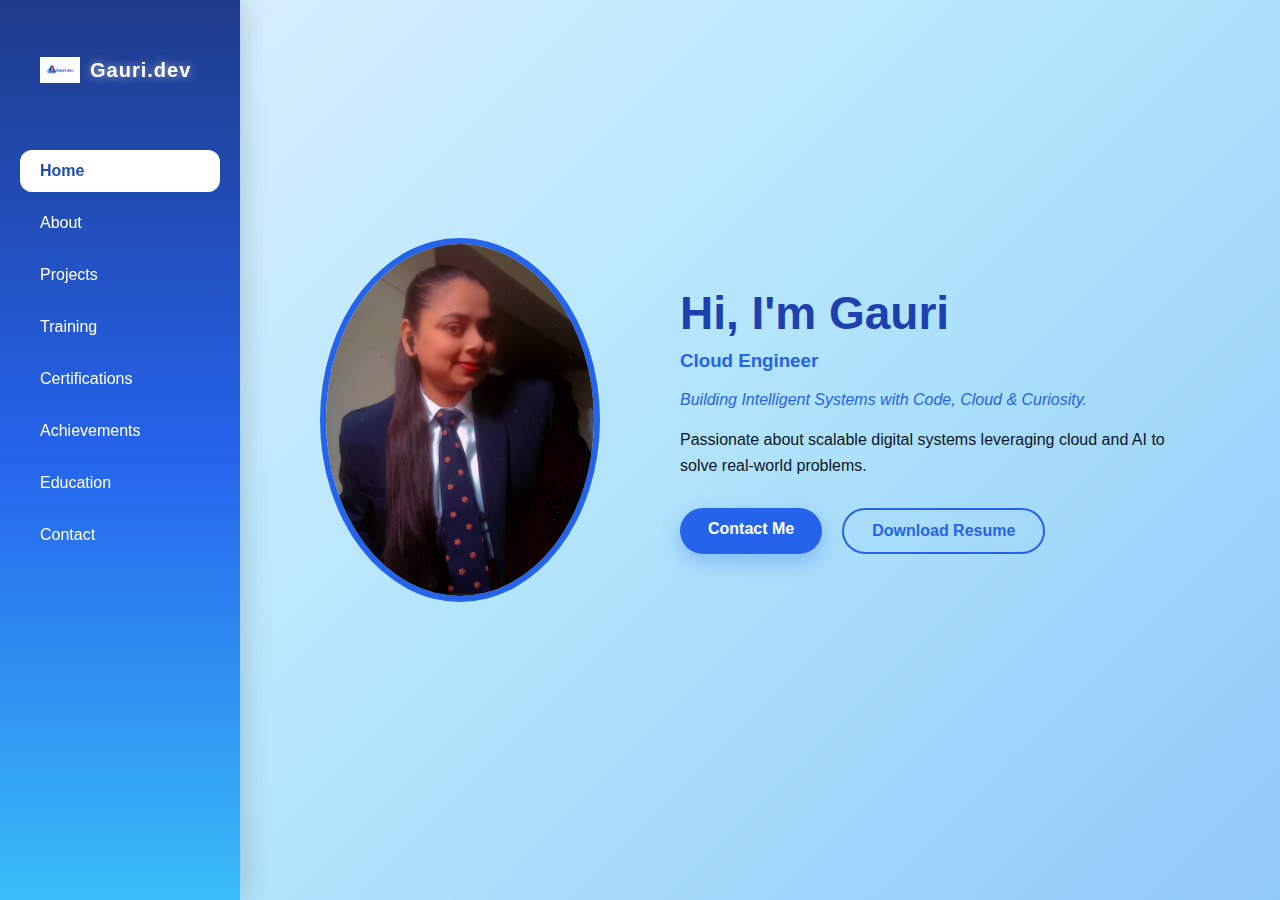
<file: index.html>
<!DOCTYPE html>
<html>
<head>
<meta charset="UTF-8">
<meta name="viewport" content="width=device-width, initial-scale=1.0">
<title>Gauri | Home</title>
<link rel="icon" type="png" href="favicon.png">



<link rel="stylesheet" href="style.css">
</head>
<body>

<div class="mobile-header">
  <div>Gauri.dev</div>
  <div class="menu-toggle" id="menuToggle">&#9776;</div>
</div>

<div class="sidebar" id="sidebar">
<div class="logo">
  <img src="logo.png" alt="logo">
  <span>Gauri.dev</span>
</div>

<div class="sidebar-glow"></div>

  <nav>
    <a href="index.html">Home</a>
    <a href="about.html">About</a>
    <a href="projects.html">Projects</a>
     <a href="training.html">Training</a>
    <a href="certifications.html">Certifications</a>
    <a href="achievements.html">Achievements</a>

    <a href="education.html">Education</a>
    <a href="contact.html">Contact</a>
  </nav>

</div>

<div class="main">


<section class="hero">
<div class="profile-container">
  <img src="gauri.jpg" alt="Gauri" class="profile-img" id="profileImg">
</div>

<!-- Modal -->
<div class="image-modal" id="imageModal">
  <span class="close-btn" id="closeBtn">&times;</span>
  <img class="modal-content" id="modalImg">
</div>


  <div class="hero-right">
    <h1>Hi, I'm Gauri</h1>
    <h3>Cloud Engineer</h3>

    <p class="tagline">
      Building Intelligent Systems with Code, Cloud & Curiosity.
    </p>

    <p>
      Passionate about scalable digital systems leveraging cloud and AI
      to solve real-world problems.
    </p>
<div class="hero-buttons">
  <a href="contact.html" class="btn-primary">Contact Me</a>
  <a href="Gauricv.pdf" download class="btn-outline">
    Download Resume
  </a>
</div>

  </div>

</section>

</div>



</div>

<script src="script.js"></script>
</body>
</html>
</file>
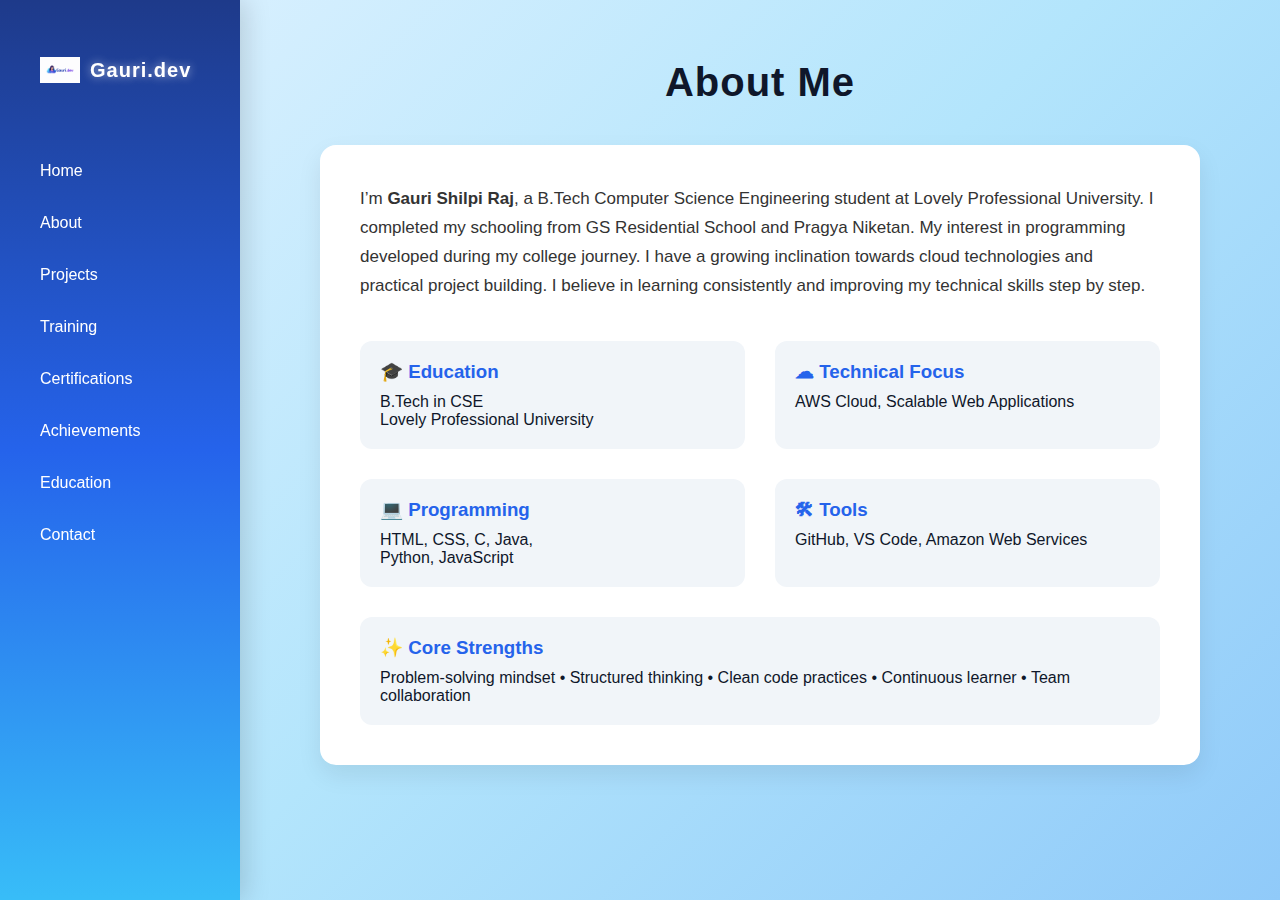
<file: about.html>
<!DOCTYPE html>
<html>
<head>
<meta charset="UTF-8">
<meta name="viewport" content="width=device-width, initial-scale=1.0">
<title>Gauri | About</title>
<link rel="icon" type="png" href="favicon.png">

<link rel="stylesheet" href="style.css">
</head>
<body>


<div class="mobile-header">
  <div>Gauri.dev</div>
  <div class="menu-toggle" id="menuToggle">&#9776;</div>
</div>

<div class="sidebar" id="sidebar">

  <div class="logo">
  <img src="logo.png" alt="logo">
  <span>Gauri.dev</span>
</div>


  <nav>
    <a href="index.html">Home</a>
    <a href="about.html">About</a>
    <a href="projects.html">Projects</a>
    <a href="training.html">Training</a>

    <a href="certifications.html">Certifications</a>
    <a href="achievements.html">Achievements</a>

    <a href="education.html">Education</a>
    <a href="contact.html">Contact</a>
  </nav>

</div>

<div class="main">
<h1 class="page-title"><center>About Me</center></h1>

<div class="card about-card">

  <p class="about-intro">
   I’m <strong>Gauri Shilpi Raj</strong>, a B.Tech Computer Science Engineering student at Lovely Professional University.
I completed my schooling from GS Residential School and Pragya Niketan.
My interest in programming developed during my college journey.
I have a growing inclination towards cloud technologies and practical project building.
I believe in learning consistently and improving my technical skills step by step.
  </p>

  <div class="about-grid">

    <div class="about-item">
      <h3>🎓 Education</h3>
      <p>
        B.Tech in CSE<br>
        Lovely Professional University
      </p>
    </div>

    <div class="about-item">
      <h3>☁ Technical Focus</h3>
      <p>
        AWS Cloud,
        Scalable Web Applications
      </p>
    </div>

    <div class="about-item">
      <h3>💻 Programming</h3>
      <p>
        HTML, CSS, C, Java,
        <p> Python, JavaScript</p>
      </p>
    </div>

    <div class="about-item">
      <h3>🛠 Tools</h3>
      <p>
        GitHub, VS Code, Amazon Web Services
      </p>
    </div>

    <div class="about-item full-width">
      <h3>✨ Core Strengths</h3>
      <p>
        Problem-solving mindset • Structured thinking • Clean code practices • 
        Continuous learner • Team collaboration
      </p>
    </div>

  </div>

</div>

<script src="script.js"></script>
</body>
</html>
</file>
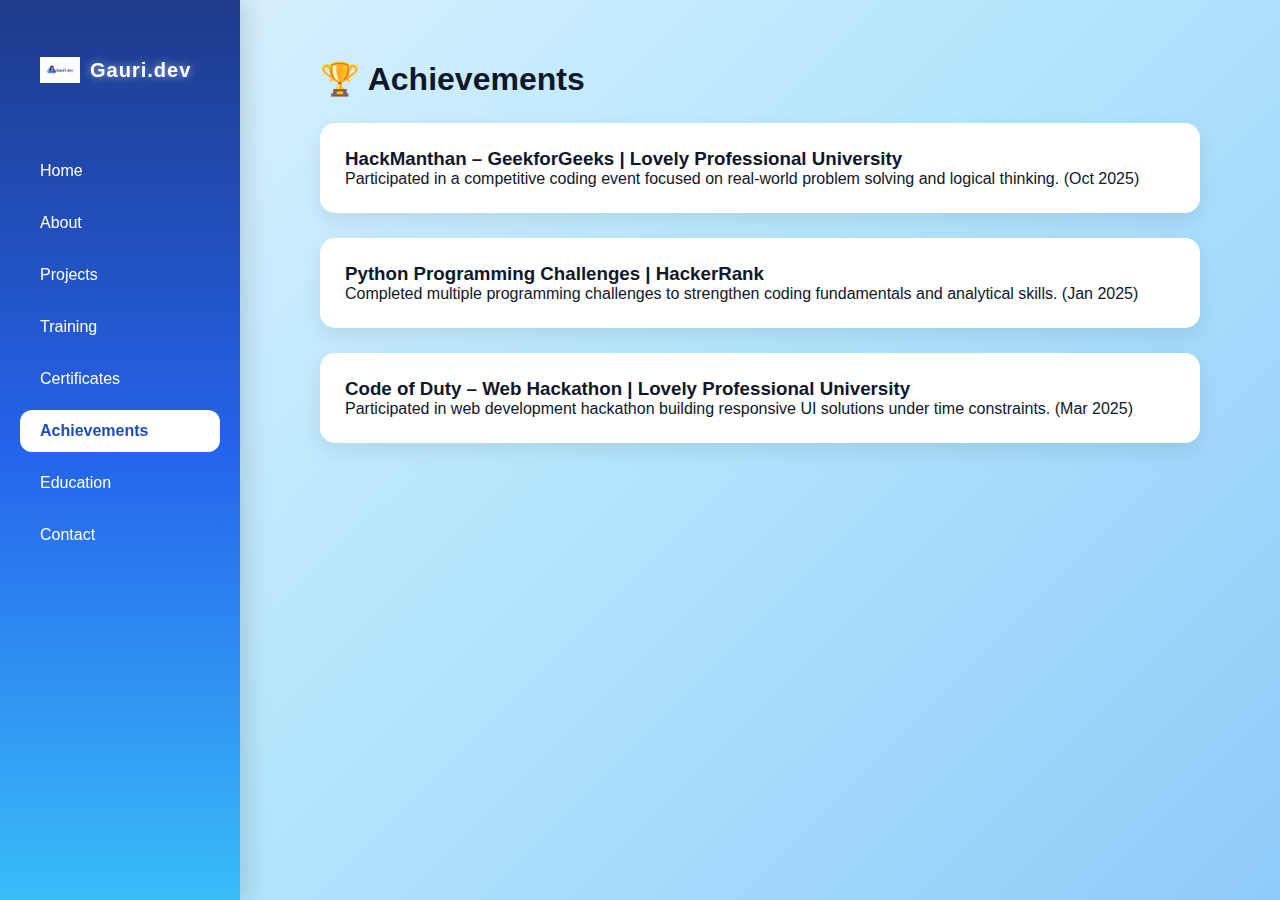
<file: achievements.html>
<!DOCTYPE html>
<html>
<head>
<meta charset="UTF-8">
<meta name="viewport" content="width=device-width, initial-scale=1.0">
<title>Achievements | Gauri.dev</title>
<link rel="icon" type="png" href="favicon.png">
<link rel="stylesheet" href="style.css">
</head>

<body>

<div class="sidebar">
  <div class="logo">
    <img src="logo.png" width="28"> Gauri.dev
  </div>

  <nav>
    <a href="index.html">Home</a>
    <a href="about.html">About</a>
    <a href="projects.html">Projects</a>
    <a href="training.html">Training</a>
    
    <a href="certifications.html">Certificates</a>
    <a href="achievements.html" class="active">Achievements</a>
    <a href="education.html">Education</a>
    <a href="contact.html">Contact</a>
  </nav>
</div>

<div class="main">

  <h1 class="section-title">🏆 Achievements</h1>

  <div class="achievement-card">
    <h3>HackManthan – GeekforGeeks | Lovely Professional University</h3>
    <p>Participated in a competitive coding event focused on real-world problem solving and logical thinking. (Oct 2025)</p>
  </div>

  <div class="achievement-card">
    <h3>Python Programming Challenges | HackerRank</h3>
    <p>Completed multiple programming challenges to strengthen coding fundamentals and analytical skills. (Jan 2025)</p>
  </div>

  <div class="achievement-card">
    <h3>Code of Duty – Web Hackathon | Lovely Professional University</h3>
    <p>Participated in web development hackathon building responsive UI solutions under time constraints. (Mar 2025)</p>
  </div>

</div>

</body>
</html>
</file>
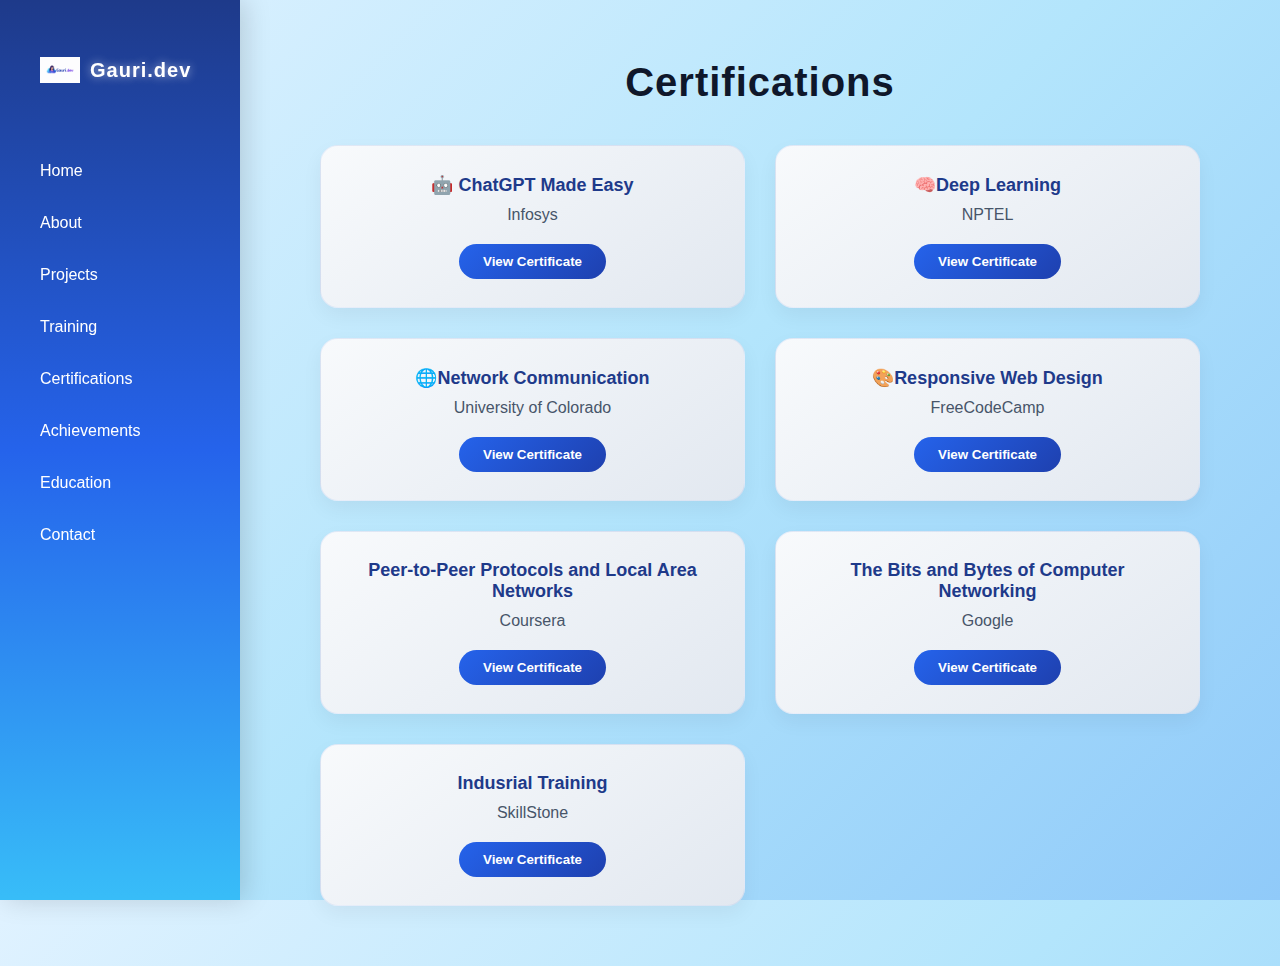
<file: certifications.html>
<!DOCTYPE html>
<html>
<head>
<meta charset="UTF-8">
<meta name="viewport" content="width=device-width, initial-scale=1.0">
<title>Gauri | Certifications</title>
<link rel="icon" type="png" href="favicon.png">

<link rel="stylesheet" href="style.css">
</head>
<body>

<div class="mobile-header">
  <div>Gauri.dev</div>
  <div class="menu-toggle" id="menuToggle">&#9776;</div>
</div>

<div class="sidebar" id="sidebar">

  <div class="logo">
  <img src="logo.png" alt="logo">
  <span>Gauri.dev</span>
</div>

  <nav>
    <a href="index.html">Home</a>
    <a href="about.html">About</a>
    <a href="projects.html">Projects</a>
    <a href="training.html">Training</a>

    <a href="certifications.html">Certifications</a>
    <a href="achievements.html">Achievements</a>

    <a href="education.html">Education</a>
    <a href="contact.html">Contact</a>
  </nav>

</div>

<div class="main">

<h1 class="page-title center-title">Certifications</h1>

<div class="cert-container">

  <div class="cert-card">
    <h3>🤖 ChatGPT Made Easy</h3>
    <p>Infosys</p>
    <button class="btn-cert" onclick="openModal('ai.jpg')">
      View Certificate
    </button>
  </div>

  <div class="cert-card">
    <h3>🧠Deep Learning</h3>
    <p>NPTEL</p>
    <button class="btn-cert" onclick="openModal('Deep Learning.jpg')">
      View Certificate
    </button>
  </div>

  <div class="cert-card">
    <h3>🌐Network Communication</h3>
    <p>University of Colorado</p>
    <button class="btn-cert" onclick="openModal('networking.jpg')">
      View Certificate
    </button>
  </div>

  <div class="cert-card">
    <h3>🎨Responsive Web Design</h3>
    <p>FreeCodeCamp</p>
    <button class="btn-cert" onclick="openModal('freecode1.jpg')">
      View Certificate
    </button>
  </div>

  <div class="cert-card">
    <h3>Peer-to-Peer Protocols and Local Area Networks</h3>
    <p>Coursera</p>
    <button class="btn-cert" onclick="openModal('peer.jpg')">
      View Certificate
    </button>
  </div>

  <div class="cert-card">
    <h3>The Bits and Bytes of Computer Networking
</h3>
    <p>Google</p>
    <button class="btn-cert" onclick="openModal('bits.jpg')">
      View Certificate
    </button>
  </div>

  <div class="cert-card">
    <h3>Indusrial Training</h3>
    <p>SkillStone</p>
    <button class="btn-cert" onclick="openModal('training.jpg')">
      View Certificate
    </button>
  </div>

</div>

<!-- Modal -->
<div id="certModal" class="modal">
  <span class="close-btn" onclick="closeModal()">×</span>
  <img id="modalImage" class="modal-content">
</div>

</div>


<script src="script.js"></script>
</body>
</html>
</file>
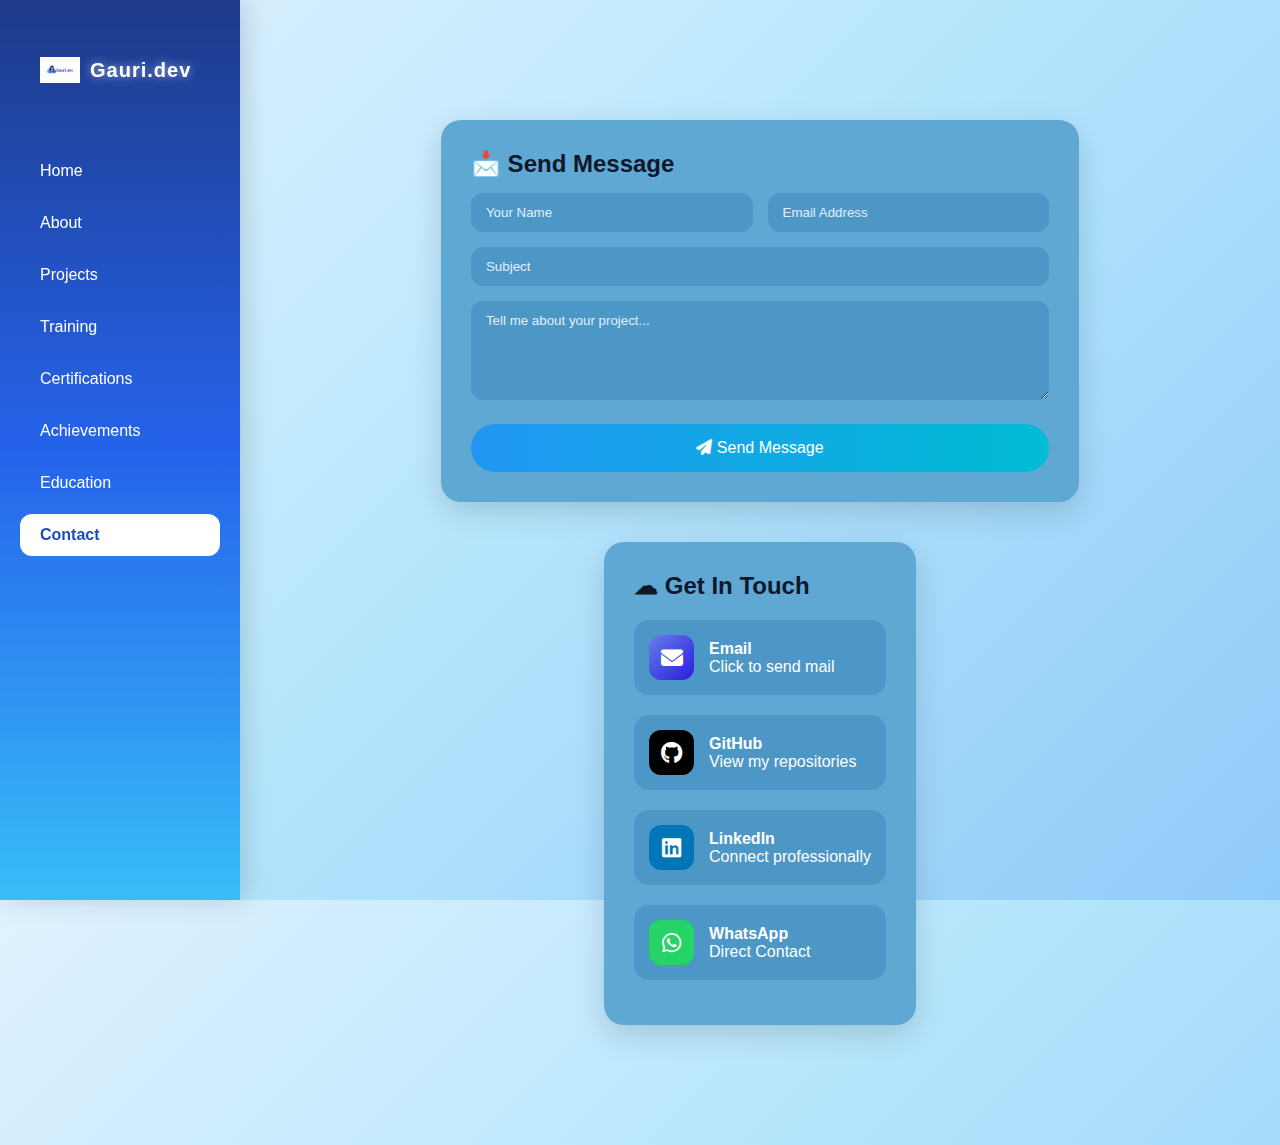
<file: contact.html>
<!DOCTYPE html>
<html lang="en">
<head>
<meta charset="UTF-8">
<meta name="viewport" content="width=device-width, initial-scale=1.0">
<title>Contact | Gauri.dev</title>
<link rel="icon" type="png" href="favicon.png">

<link rel="stylesheet" href="style.css">
<link rel="stylesheet" href="https://cdnjs.cloudflare.com/ajax/libs/font-awesome/6.5.0/css/all.min.css">

</head>
<body>


<div class="mobile-header">
  <div>☁ Gauri.dev</div>
  <div class="menu-toggle" id="menuToggle">&#9776;</div>
</div>
<!-- Sidebar -->
<div class="sidebar" id="sidebar">
  <div class="logo">
  <img src="logo.png" alt="logo">
  <span>Gauri.dev</span>
</div>

  <nav>
    <a href="index.html">Home</a>
    <a href="about.html">About</a>
    <a href="projects.html">Projects</a>
    <a href="training.html">Training</a>
    <a href="certifications.html">Certifications</a>
    <a href="achievements.html">Achievements</a>

    <a href="education.html">Education</a>
    <a href="contact.html" class="active">Contact</a>
  </nav>
</div>

<!-- MAIN CONTENT -->
<div class="main">
<div class="contact-wrapper">

  <!-- CONTACT FORM -->
  <div class="contact-form-card">
    <h2>📩 Send Message</h2>

    <form action="https://formsubmit.co/gaurishilpiraj2005@gmail.com" method="POST">

      <input type="hidden" name="_captcha" value="false">
      <input type="hidden" name="_subject" value="New Portfolio Message from Gauri.dev">

      <div class="form-row">
        <input type="text" name="Name" placeholder="Your Name" required>
        <input type="email" name="Email" placeholder="Email Address" required>
      </div>

      <input type="text" name="Subject" placeholder="Subject" required>

      <textarea name="Message" rows="5" placeholder="Tell me about your project..." required></textarea>

      <button type="submit" class="send-btn">
        <i class="fa-solid fa-paper-plane"></i> Send Message
      </button>

    </form>
  </div>

<div class="contact-info-card">
  <h2>☁ Get In Touch</h2>

  <a href="mailto:gaurishilpiraj2005@gmail.com" class="info-box email">
    <i class="fa-solid fa-envelope"></i>
    <div>
      <h4>Email</h4>
      <p>Click to send mail</p>
    </div>
  </a>

  <a href="https://github.com/Gauri005" target="_blank" class="info-box github">
    <i class="fa-brands fa-github"></i>
    <div>
      <h4>GitHub</h4>
      <p>View my repositories</p>
    </div>
  </a>

  <a href="https://linkedin.com/in/gauri-shilpi-raj" target="_blank" class="info-box linkedin">
    <i class="fa-brands fa-linkedin"></i>
    <div>
      <h4>LinkedIn</h4>
      <p>Connect professionally</p>
    </div>
  </a>

  <a href="https://wa.me/918434498392" target="_blank" class="info-box whatsapp">
    <i class="fa-brands fa-whatsapp"></i>
    <div>
      <h4>WhatsApp</h4>
      <p>Direct Contact</p>
    </div>
  </a>

</div>

</body>
</html>
</file>
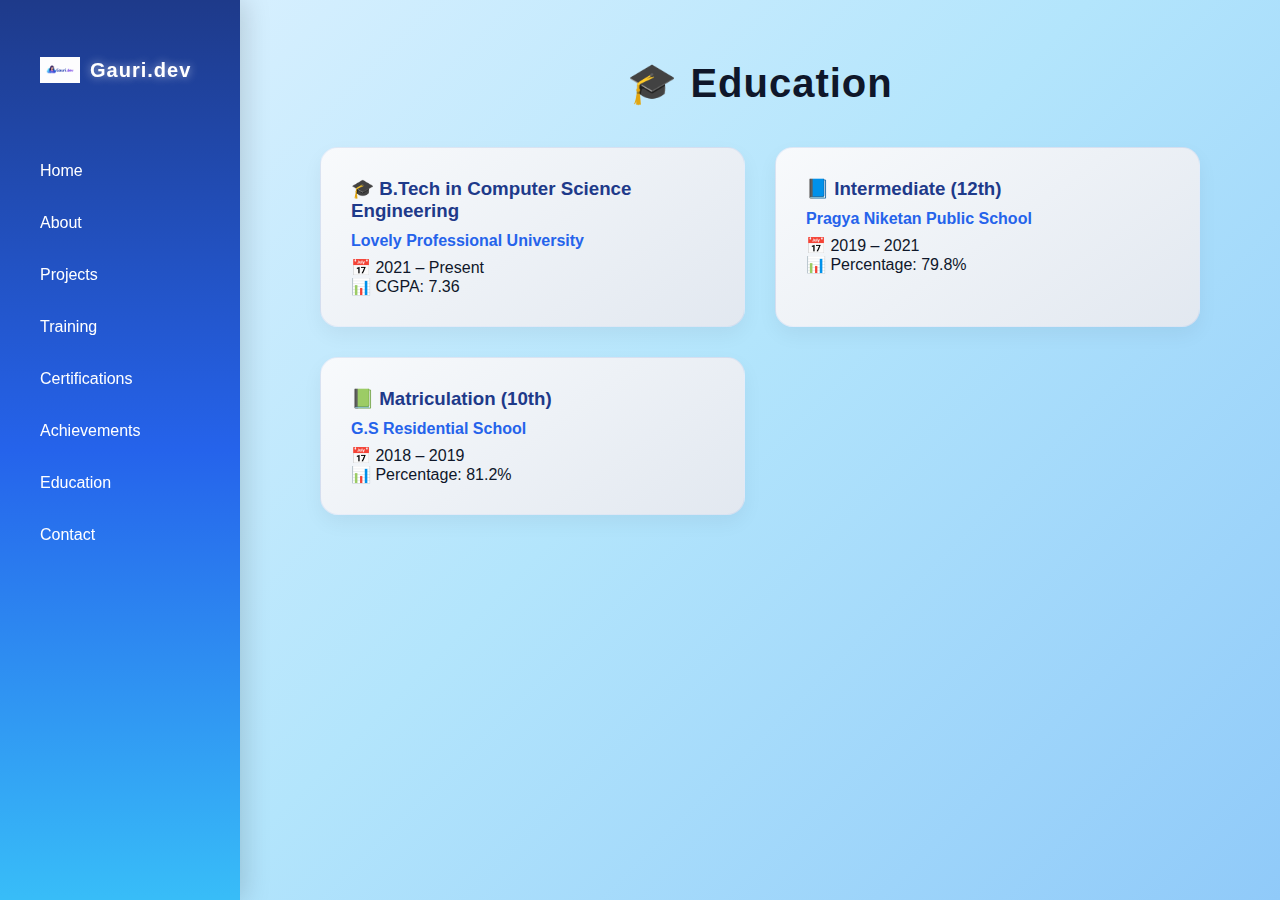
<file: education.html>
<!DOCTYPE html>
<html>
<head>
<meta charset="UTF-8">
<meta name="viewport" content="width=device-width, initial-scale=1.0">
<title>Gauri | Education</title>
<link rel="icon" type="png" href="favicon.png">

<link rel="stylesheet" href="style.css">
</head>
<body>

<div class="mobile-header">
  <div>☁ Gauri.dev</div>
  <div class="menu-toggle" id="menuToggle">&#9776;</div>
</div>

<div class="sidebar" id="sidebar">

 <div class="logo">
  <img src="logo.png" alt="logo">
  <span>Gauri.dev</span>
</div>

  <nav>
    <a href="index.html">Home</a>
    <a href="about.html">About</a>
    <a href="projects.html">Projects</a>
    <a href="training.html">Training</a>
    <a href="certifications.html">Certifications</a>
    <a href="achievements.html">Achievements</a>

    <a href="education.html">Education</a>
    <a href="contact.html">Contact</a>
  </nav>

</div>
<div class="main">

<h1 class="page-title center-title">🎓 Education</h1>

<div class="edu-container">

  <!-- BTech -->
  <div class="edu-card">
    <h3>🎓 B.Tech in Computer Science Engineering</h3>
    <p class="edu-inst">Lovely Professional University</p>
    <p>📅 2021 – Present</p>
    <p>📊 CGPA: 7.36</p>
  </div>

  <!-- Intermediate -->
  <div class="edu-card">
    <h3>📘 Intermediate (12th)</h3>
    <p class="edu-inst">Pragya Niketan Public School</p>
    <p>📅 2019 – 2021</p>
    <p>📊 Percentage: 79.8%</p> <!-- apna actual % daal dena -->
  </div>

  <!-- Matriculation -->
  <div class="edu-card">
    <h3>📗 Matriculation (10th)</h3>
    <p class="edu-inst">G.S Residential School</p>
    <p>📅 2018 – 2019</p>
    <p>📊 Percentage: 81.2%</p> <!-- apna actual % daal dena -->
  </div>

</div>

</div>

<script src="script.js"></script>
</body>
</html>
</file>
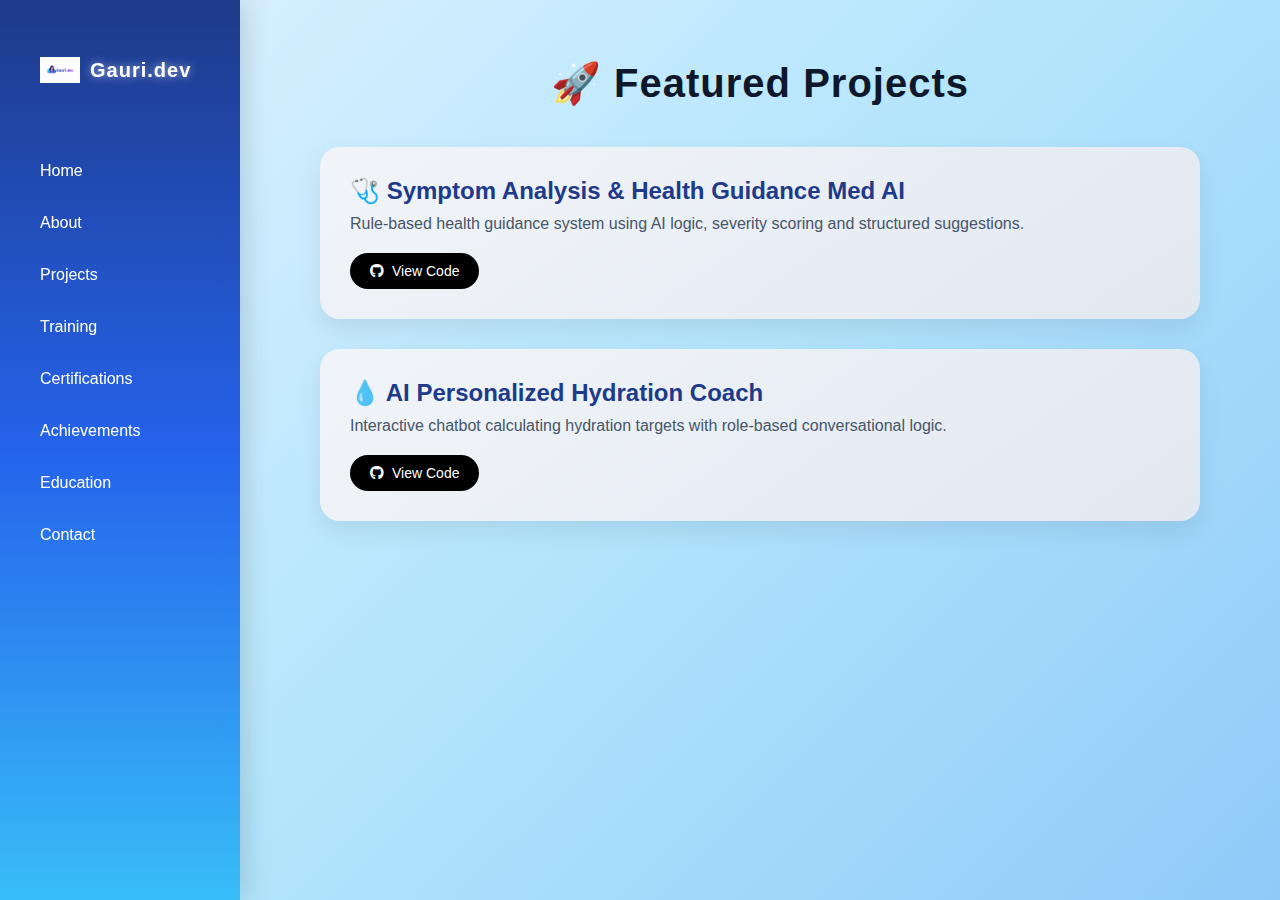
<file: projects.html>
<!DOCTYPE html>
<html>
<head>
<meta charset="UTF-8">
<meta name="viewport" content="width=device-width, initial-scale=1.0">
<title>Gauri | Projects</title>
<link rel="icon" type="png" href="favicon.png">
<link rel="stylesheet" href="https://cdnjs.cloudflare.com/ajax/libs/font-awesome/6.5.0/css/all.min.css">

<link rel="stylesheet" href="style.css">
</head>
<body>

<div class="mobile-header">
  <div>Gauri.dev</div>
  <div class="menu-toggle" id="menuToggle">&#9776;</div>
</div>

<div class="sidebar" id="sidebar">
<div class="logo">
  <img src="logo.png" alt="logo">
  <span>Gauri.dev</span>
</div>

  <nav>
    <a href="index.html">Home</a>
    <a href="about.html">About</a>
    <a href="projects.html">Projects</a>
    <a href="training.html">Training</a>
    <a href="certifications.html">Certifications</a>
    <a href="achievements.html">Achievements</a>

    <a href="education.html">Education</a>
    <a href="contact.html">Contact</a>
  </nav>

</div>
<div class="main">

  <h1 class="page-title center-title">🚀 Featured Projects</h1>

  <div class="projects-container">

    <!-- Project 1 -->
    <div class="project-card">
      <h2>🩺 Symptom Analysis & Health Guidance Med AI</h2>
      <p>
        Rule-based health guidance system using AI logic,
        severity scoring and structured suggestions.
      </p>

      <div class="project-links">
        <a href="https://github.com/Gauri005" target="_blank" class="github-btn">
          <i class="fa-brands fa-github"></i> View Code
        </a>
      </div>
    </div>

    <!-- Project 2 -->
    <div class="project-card">
      <h2>💧 AI Personalized Hydration Coach</h2>
      <p>
        Interactive chatbot calculating hydration targets
        with role-based conversational logic.
      </p>

      <div class="project-links">
        <a href="https://github.com/Gauri005" target="_blank" class="github-btn">
          <i class="fa-brands fa-github"></i> View Code
        </a>
      </div>
    </div>

  </div>

</div>


<script src="script.js"></script>
</body>
</html>
</file>
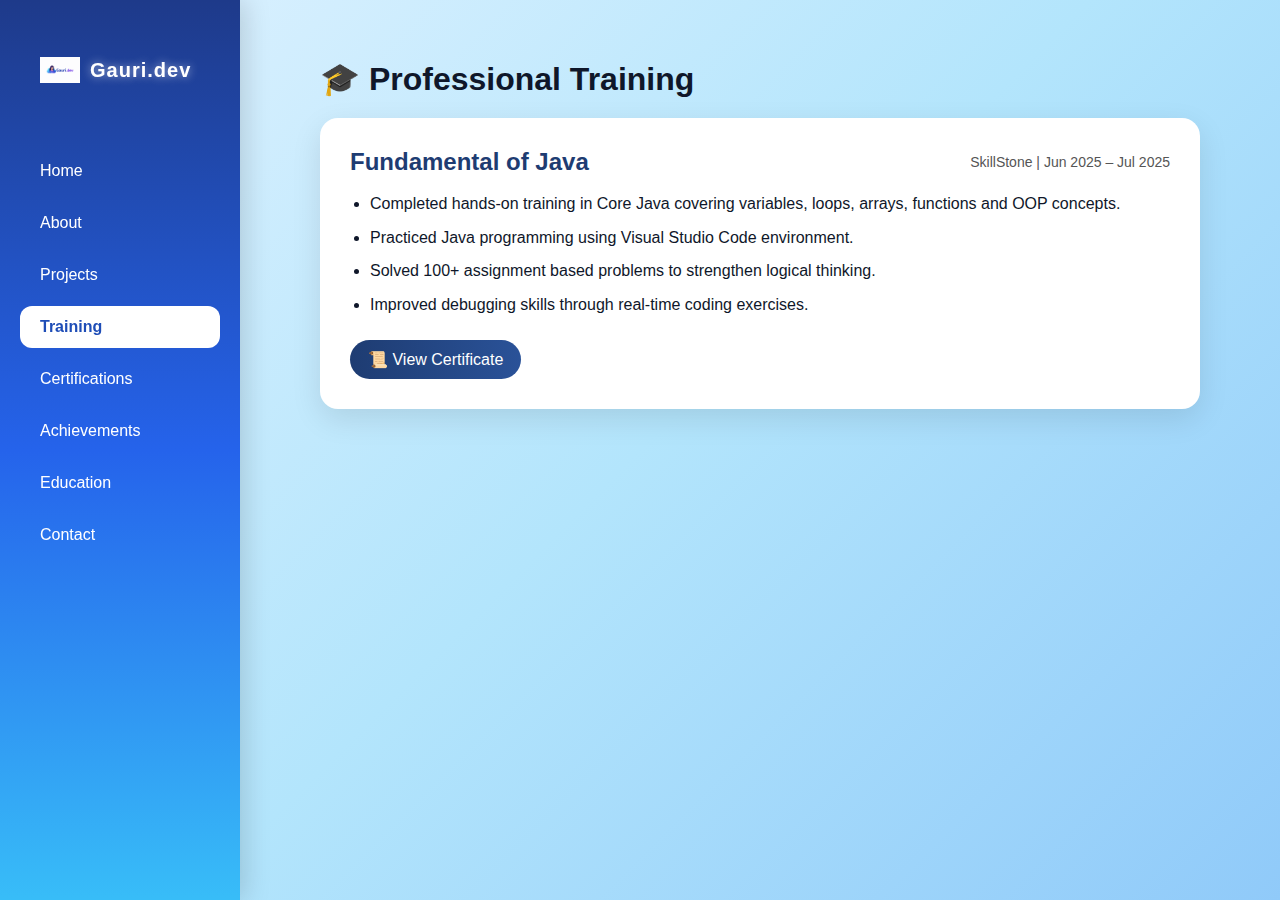
<file: training.html>
<!DOCTYPE html>
<html>
<head>
<meta charset="UTF-8">
<meta name="viewport" content="width=device-width, initial-scale=1.0">
<title>Training | Gauri.dev</title>
<link rel="icon" type="png" href="favicon.png">
<link rel="stylesheet" href="style.css">
</head>

<body>
<div class="mobile-header">
  <div>Gauri.dev</div>
  <div class="menu-toggle" id="menuToggle">&#9776;</div>
</div>

<div class="sidebar">
  <div class="logo">
    <img src="logo.png" width="28"> Gauri.dev
  </div>

  <nav>
    <a href="index.html">Home</a>
    <a href="about.html">About</a>
    <a href="projects.html">Projects</a>
     <a href="training.html" class="active">Training</a>
    <a href="certifications.html">Certifications</a>
    <a href="achievements.html">Achievements</a>

    <a href="education.html">Education</a>
    <a href="contact.html">Contact</a>
  </nav>
</div>

<div class="main">

  <h1 class="section-title">🎓 Professional Training</h1>

  <div class="training-card">

    <div class="training-header">
      <h2>Fundamental of Java</h2>
      <span>SkillStone | Jun 2025 – Jul 2025</span>
    </div>

    <ul class="training-details">
      <li>Completed hands-on training in Core Java covering variables, loops, arrays, functions and OOP concepts.</li>
      <li>Practiced Java programming using Visual Studio Code environment.</li>
      <li>Solved 100+ assignment based problems to strengthen logical thinking.</li>
      <li>Improved debugging skills through real-time coding exercises.</li>
    </ul>

    <div class="training-certificate">
      <a href="training.jpg" target="_blank" class="cert-btn">
        📜 View Certificate
      </a>
    </div>

  </div>

</div>

</body>
</html>
</file>
<file: style.css>
*{
  margin:0;
  padding:0;
  box-sizing:border-box;
  font-family:'Segoe UI',sans-serif;
}

html,body{
  height:100%;
}

/* ================= LAYOUT ================= */
body{

  background: linear-gradient(135deg,#e6f2ff,#cce6ff);

  color:#0f172a;
}



/* ================= SIDEBAR ================= */
.sidebar{
  width:240px;
  height:100vh;
  position:fixed;
  left:0;
  top:0;
  padding:30px 20px;
  background: linear-gradient(180deg,#1e3a8a,#2563eb,#38bdf8);
  box-shadow: 5px 0 25px rgba(0,0,0,0.15);
  display:flex;
  flex-direction:column;
}

.logo{
  font-size:22px;
  font-weight:700;
  color:white;
  margin-bottom:40px;
  letter-spacing:1px;
  display:flex;
  align-items:center;
  gap:10px;
  text-shadow:0 0 10px rgba(255,255,255,0.6);
}

.sidebar nav{
  display:flex;
  flex-direction:column;
}
.sidebar nav a{
  text-decoration:none;
  color:white;
  padding:12px 15px;
  border-radius:12px;
  margin-bottom:10px;
  display:block;
  font-weight:500;
  transition:0.3s;
  position:relative;
}

.sidebar nav a:hover{
  background:rgba(255,255,255,0.15);
  transform:translateX(5px);
  box-shadow:0 5px 15px rgba(255,255,255,0.2);
}

.sidebar nav a.active{
  background:white;
  color:#1e3a8a;
  font-weight:600;
}


/* ================= MAIN ================= */

.main{
  margin-left:240px;
  width:calc(100% - 240px);
  min-height:100vh;
  padding:60px 80px;
}

/* ================= PAGE TITLE ================= */

.page-title{
  text-align:center;
  margin-bottom:40px;
  font-size:40px;
  font-weight:700;
  letter-spacing:1px;
}


/* ================= CARDS ================= */

.card{
  background:white;
  padding:25px;
  border-radius:16px;
  box-shadow:0 10px 25px rgba(0,0,0,0.08);
  margin-bottom:25px;
}

/* ================= MOBILE HEADER ================= */

.mobile-header{
  display:none;
  justify-content:space-between;
  align-items:center;
  padding:15px 20px;
  background:#2563eb;
  color:white;
  width:100%;
}

.menu-toggle{
  font-size:26px;
  cursor:pointer;
}

/* ================= RESPONSIVE ================= */

@media(max-width:900px){

  body{
    flex-direction:column;
  }

  .sidebar{
    left:-240px;
    position:fixed;
    z-index:1000;
    height:100%;
  }

  .sidebar.active{
    left:0;
  }

  .main{
    margin-left:0;
    width:100%;
    padding:40px 25px;
  }

  .mobile-header{
    display:flex;
  }


  @media(max-width:900px){

  .hero{
    flex-direction:column;
    text-align:center;
    gap:30px;
  }

  .hero-left img{
    width:180px;   /* mobile me chota */
    height:180px;
  }

}
@media(max-width:900px){
  .contact-section{
    flex-direction:column;
    padding:30px;
  }

  .form-row{
    flex-direction:column;
  }
}

}
/* ================= HERO ================= */

.hero{
  display:flex;
  align-items:center;
  justify-content:flex-start;  /* photo left shift */
  gap:80px;
  min-height:80vh;
}

.hero-left{
  margin-left:20px;   /* thoda left adjust */
}

.hero-left img{
  width:320px;        /* bada on desktop */
  height:320px;
  object-fit:cover;
  border-radius:50%;
  border:6px solid #2563eb;
  box-shadow:0 20px 40px rgba(0,0,0,0.15);
}

.hero-right{
  max-width:550px;
}


.hero-right h1{
  font-size:46px;
  color:#1e40af;
  margin-bottom:10px;
}

.hero-right h3{
  color:#2563eb;
  margin-bottom:15px;
}

.tagline{
  font-style:italic;
  color:#2563eb;
  margin-bottom:15px;
}

.hero-right p{
  line-height:1.6;
}

.hero-buttons{
  margin-top:25px;
}
.about-card{
  padding:40px;
}

.about-intro{
  font-size:17px;
  line-height:1.7;
  margin-bottom:40px;
  color:#333;
}

.about-grid{
  display:grid;
  grid-template-columns: repeat(auto-fit, minmax(250px, 1fr));
  gap:30px;
}

.about-item{
  background:#f1f5f9;
  padding:20px;
  border-radius:12px;
  transition:0.3s;
}

.about-item:hover{
  transform:translateY(-5px);
  box-shadow:0 10px 20px rgba(0,0,0,0.08);
}

.about-item h3{
  color:#2563eb;
  margin-bottom:10px;
}

.full-width{
  grid-column:1 / -1;
}
.hero-buttons{
  margin-top:30px;
  display:flex;
  gap:20px;
  flex-wrap:wrap;
}

/* Contact Button */
.btn-primary{
  background:#2563eb;
  color:white;
  padding:12px 28px;
  border-radius:30px;
  text-decoration:none;
  font-weight:600;
  display:inline-block;
  transition:all 0.3s ease;
  box-shadow:0 8px 20px rgba(37,99,235,0.3);
}

.btn-primary:hover{
  background:#1e40af;
  transform:translateY(-3px);
  box-shadow:0 12px 25px rgba(37,99,235,0.4);
}

/* Download Button */
.btn-outline{
  border:2px solid #2563eb;
  color:#2563eb;
  padding:12px 28px;
  border-radius:30px;
  text-decoration:none;
  font-weight:600;
  display:inline-block;
  transition:all 0.3s ease;
}

.btn-outline:hover{
  background:#2563eb;
  color:white;
  transform:translateY(-3px);
  box-shadow:0 12px 25px rgba(37,99,235,0.3);
}
.center-title{
  text-align:center;
}

/* Certificate Grid */
.cert-container{
  display:grid;
  grid-template-columns: repeat(auto-fit, minmax(280px, 1fr));
  gap:30px;
  margin-top:40px;
}

.cert-card{
  padding:28px;
  border-radius:18px;
  text-align:center;
  transition:0.3s ease;
  background:linear-gradient(145deg,#f8fafc,#e2e8f0);
  box-shadow:0 8px 20px rgba(0,0,0,0.05);
  border:1px solid rgba(37,99,235,0.08);
}

.cert-card:hover{
  transform:translateY(-6px);
  box-shadow:0 15px 35px rgba(37,99,235,0.15);
}
.cert-card h3{
  color:#1e3a8a;
  margin-bottom:10px;
  font-size:18px;
}

.cert-card p{
  color:#475569;
  margin-bottom:20px;
}


/* Button Style */
.btn-cert{
  background:linear-gradient(135deg,#2563eb,#1e40af);
  color:white;
  padding:10px 24px;
  border:none;
  border-radius:30px;
  font-weight:600;
  cursor:pointer;
  transition:0.3s;
}

.btn-cert:hover{
  transform:translateY(-3px);
  box-shadow:0 10px 20px rgba(37,99,235,0.3);
}


/* Modal */
.modal{
  display:none;
  position:fixed;
  z-index:999;
  padding-top:60px;
  left:0;
  top:0;
  width:100%;
  height:100%;
  background-color:rgba(0,0,0,0.8);
  text-align:center;
}

.modal-content{
  max-width:80%;
  max-height:80vh;
  border-radius:10px;
}

.close-btn{
  position:absolute;
  top:20px;
  right:35px;
  color:white;
  font-size:40px;
  cursor:pointer;
}
/* ================= EDUCATION ================= */

.center-title{
  text-align:center;
}

.edu-container{
  display:grid;
  grid-template-columns: repeat(auto-fit, minmax(300px, 1fr));
  gap:30px;
  margin-top:40px;
}

.edu-card{
  background:linear-gradient(145deg,#f8fafc,#e2e8f0);
  padding:30px;
  border-radius:18px;
  box-shadow:0 8px 20px rgba(0,0,0,0.05);
  transition:0.3s;
  border:1px solid rgba(37,99,235,0.08);
}

.edu-card:hover{
  transform:translateY(-6px);
  box-shadow:0 15px 30px rgba(37,99,235,0.15);
}

.edu-card h3{
  color:#1e3a8a;
  margin-bottom:10px;
}

.edu-inst{
  font-weight:600;
  color:#2563eb;
  margin-bottom:8px;
}

.highlight-card{
  background:linear-gradient(135deg,#2563eb,#1e40af);
  color:white;
}

.highlight-card h3{
  color:white;
}

.highlight-card p{
  margin:6px 0;
}
/* ================= CONTACT ================= */
.contact-card{
  background:linear-gradient(145deg,#f8fafc,#e2e8f0);
  padding:50px;
  border-radius:20px;
  text-align:center;
  max-width:700px;
  margin:40px auto;
  box-shadow:0 15px 35px rgba(0,0,0,0.08);
}

.contact-text{
  margin-bottom:35px;
  font-size:16px;
  color:#000000;
}

.contact-icons{
  display:flex;
  justify-content:center;
  gap:30px;
  flex-wrap:wrap;
}

.icon{
  width:65px;
  height:65px;
  border-radius:50%;
  display:flex;
  align-items:center;
  justify-content:center;
  font-size:24px;
  color:white;
  text-decoration:none;
  transition:0.3s;
}

/* ================= CONTACT FORM ================= */

.contact-section{
  display:flex;
  gap:60px;
  padding:60px;
  align-items:center;
  justify-content:center;
}

.contact-left{
  flex:1;
}

.contact-left h1{
  font-size:42px;
  color:#2563eb;
  margin-bottom:10px;
}

.contact-left h3{
  font-weight:500;
  margin-bottom:20px;
  color:#475569;
}

.contact-left p{
  color:#64748b;
  margin-bottom:30px;
  max-width:400px;
}

.contact-social a{
  font-size:22px;
  margin-right:20px;
  color:#1e293b;
  transition:0.3s;
}

.contact-social a:hover{
  color:#2563eb;
}

.contact-right{
  flex:1;
}

.contact-form{
  background:white;
  padding:40px;
  border-radius:16px;
  box-shadow:0 15px 40px rgba(0,0,0,0.08);
}

.form-row{
  display:flex;
  gap:20px;
}

.contact-form input,
.contact-form textarea{
  width:100%;
  padding:12px;
  margin-bottom:20px;
  border:1px solid #cbd5e1;
  border-radius:8px;
  outline:none;
  transition:0.3s;
}



.projects-container{
  display:flex;
  flex-direction:column;
  gap:30px;
  margin-top:40px;
}

.project-card{
  background:linear-gradient(145deg,#f1f5f9,#e2e8f0);
  padding:30px;
  border-radius:20px;
  box-shadow:0 10px 25px rgba(0,0,0,0.08);
  transition:0.3s;
}

.project-card:hover{
  transform:translateY(-5px);
  box-shadow:0 15px 35px rgba(0,0,0,0.15);
}

.project-card h2{
  margin-bottom:10px;
  color:#1e3a8a;
}

.project-card p{
  color:#475569;
  margin-bottom:20px;
}

.project-links{
  display:flex;
  gap:15px;
}

.github-btn{
  background:#000;
  color:white;
  padding:10px 20px;
  border-radius:25px;
  text-decoration:none;
  font-size:14px;
  transition:0.3s;
  display:inline-flex;
  align-items:center;
  gap:8px;
}

.github-btn:hover{
  background:#333;
  transform:translateY(-3px);
}
body{
  background: linear-gradient(135deg,#e0f2ff,#b3e5fc,#90caf9);
  color:#0f172a;
  margin:0;
}


.contact-wrapper{
  display:flex;
  gap:40px;
  padding:60px;
  justify-content:center;
  flex-wrap:wrap;
}
.contact-form-card,
.contact-info-card{
  background:#5fa8d3;
  border-radius:20px;
  padding:30px;
  box-shadow:0 10px 30px rgba(0,0,0,0.15);
}
.contact-form-card input,
.contact-form-card textarea{
  background:#4d97c6;
  border:none;
  padding:12px 15px;
  border-radius:12px;
  color:white;
}

.contact-form-card input::placeholder,
.contact-form-card textarea::placeholder{
  color:#e0f0ff;
}


.form-row{
  display:flex;
  gap:15px;
}

input, textarea{
  width:100%;
  padding:15px;
  margin-top:15px;
  border:none;
  border-radius:12px;
  background:rgba(0, 0, 0, 0.1);
  color:rgb(251, 246, 246);
}
.send-btn{
  margin-top:20px;
  width:100%;
  padding:15px;
  border:none;
  border-radius:30px;
  background:linear-gradient(90deg,#2196f3,#00bcd4);
  color:white;
  font-size:16px;
  cursor:pointer;
  transition:0.3s;
}

.send-btn:hover{
  transform:scale(1.05);
  box-shadow:0 0 15px #00bcd4;
}


.info-box{
  display:flex;
  align-items:center;
  gap:15px;
  margin-top:20px;
}

.info-box i{
  font-size:22px;
  background:linear-gradient(90deg,#5496e2,#2563eb);
  padding:12px;
  border-radius:12px;
}
.fa-envelope{ background:#2196f3; color:rgb(14, 12, 12); }
.fa-github{ background:#000; color:white; }
.fa-linkedin{ background:#0077b5; color:white; }
.fa-whatsapp{ background:#25d366; color:white; }

.info-box i{
  padding:12px;
  border-radius:12px;
  font-size:18px;
}
.profile-container{
  display:flex;
  justify-content:center;
  align-items:center;
}

.profile-img{
  width:280px;
  border-radius:50%;
  border:6px solid #2563eb;
  cursor:pointer;
  transition:0.4s ease;
}

.profile-img:hover{
  transform:scale(1.08);
  box-shadow:0 0 30px rgba(37,99,235,0.5);
}

/* Modal */
.image-modal{
  display:none;
  position:fixed;
  z-index:1000;
  left:0;
  top:0;
  width:100%;
  height:100%;
  background:rgba(0,0,0,0.8);
  justify-content:center;
  align-items:center;
}

.modal-content{
  max-width:80%;
  max-height:80%;
  border-radius:20px;
  animation:zoomIn 0.3s ease;
}

.close-btn{
  position:absolute;
  top:30px;
  right:50px;
  font-size:40px;
  color:white;
  cursor:pointer;
}

@keyframes zoomIn{
  from{transform:scale(0.7);}
  to{transform:scale(1);}
}
.logo{
  display:flex;
  align-items:center;
  gap:10px;
  padding:20px;
  font-size:20px;
  font-weight:600;
  color:white;
}

.logo img{
  width:40px;
  height:40px;
  object-fit:contain;
}
.contact-info-card a{
  text-decoration: none;
  color: white;
}

.info-box{
  display:flex;
  align-items:center;
  gap:15px;
  padding:15px 18px;
  border-radius:15px;
  margin-bottom:15px;
  transition:0.3s ease;
  background: rgba(255,255,255,0.1);
}

.info-box i{
  font-size:22px;
  width:45px;
  height:45px;
  display:flex;
  align-items:center;
  justify-content:center;
  border-radius:12px;
  color:white;
}

/* Official brand colors */
.email i{
  background: linear-gradient(135deg,#667eea,#2a1ddd);
}

.github i{
  background:#000;
}

.linkedin i{
  background:#0077b5;
}

.whatsapp i{
  background:#25D366;
}

.info-box:hover{
  transform:translateY(-4px);
  background: rgba(255,255,255,0.2);
}
.info-box{
  background:#4d97c6;
  padding:15px;
  border-radius:15px;
  transition:0.3s ease;
}

.info-box:hover{
  background:#3a87b6;
  transform:translateY(-3px);
}
.sidebar nav a{
  display:block;
  padding:12px 20px;
  border-radius:12px;
  color:white;
  text-decoration:none;
  transition:0.3s ease;
}

.sidebar nav a.active{
  background:white;
  color:#1e4db7;
  font-weight:600;
}
.training-card{
  background:white;
  padding:30px;
  border-radius:18px;
  box-shadow:0 10px 30px rgba(0,0,0,0.1);
  margin-top:20px;
}

.training-header{
  display:flex;
  justify-content:space-between;
  align-items:center;
  margin-bottom:15px;
}

.training-header h2{
  color:#1e3c72;
}

.training-header span{
  font-size:14px;
  color:#555;
}

.training-details{
  margin-left:20px;
  line-height:1.6;
}

.training-details li{
  margin-bottom:8px;
}

.cert-btn{
  display:inline-block;
  margin-top:15px;
  padding:10px 18px;
  background:linear-gradient(90deg,#1e3c72,#2a5298);
  color:white;
  border-radius:25px;
  text-decoration:none;
  transition:0.3s;
}

.cert-btn:hover{
  opacity:0.8;
}
.achievement-card{
  background:white;
  padding:25px;
  border-radius:15px;
  margin-top:25px;
  box-shadow:0 8px 20px rgba(0,0,0,0.08);
  transition:0.3s;
}

.achievement-card:hover{
  transform:translateY(-5px);
}

.section-title{
  font-size:32px;
  font-weight:600;
  margin-bottom:20px;
}
</file>
